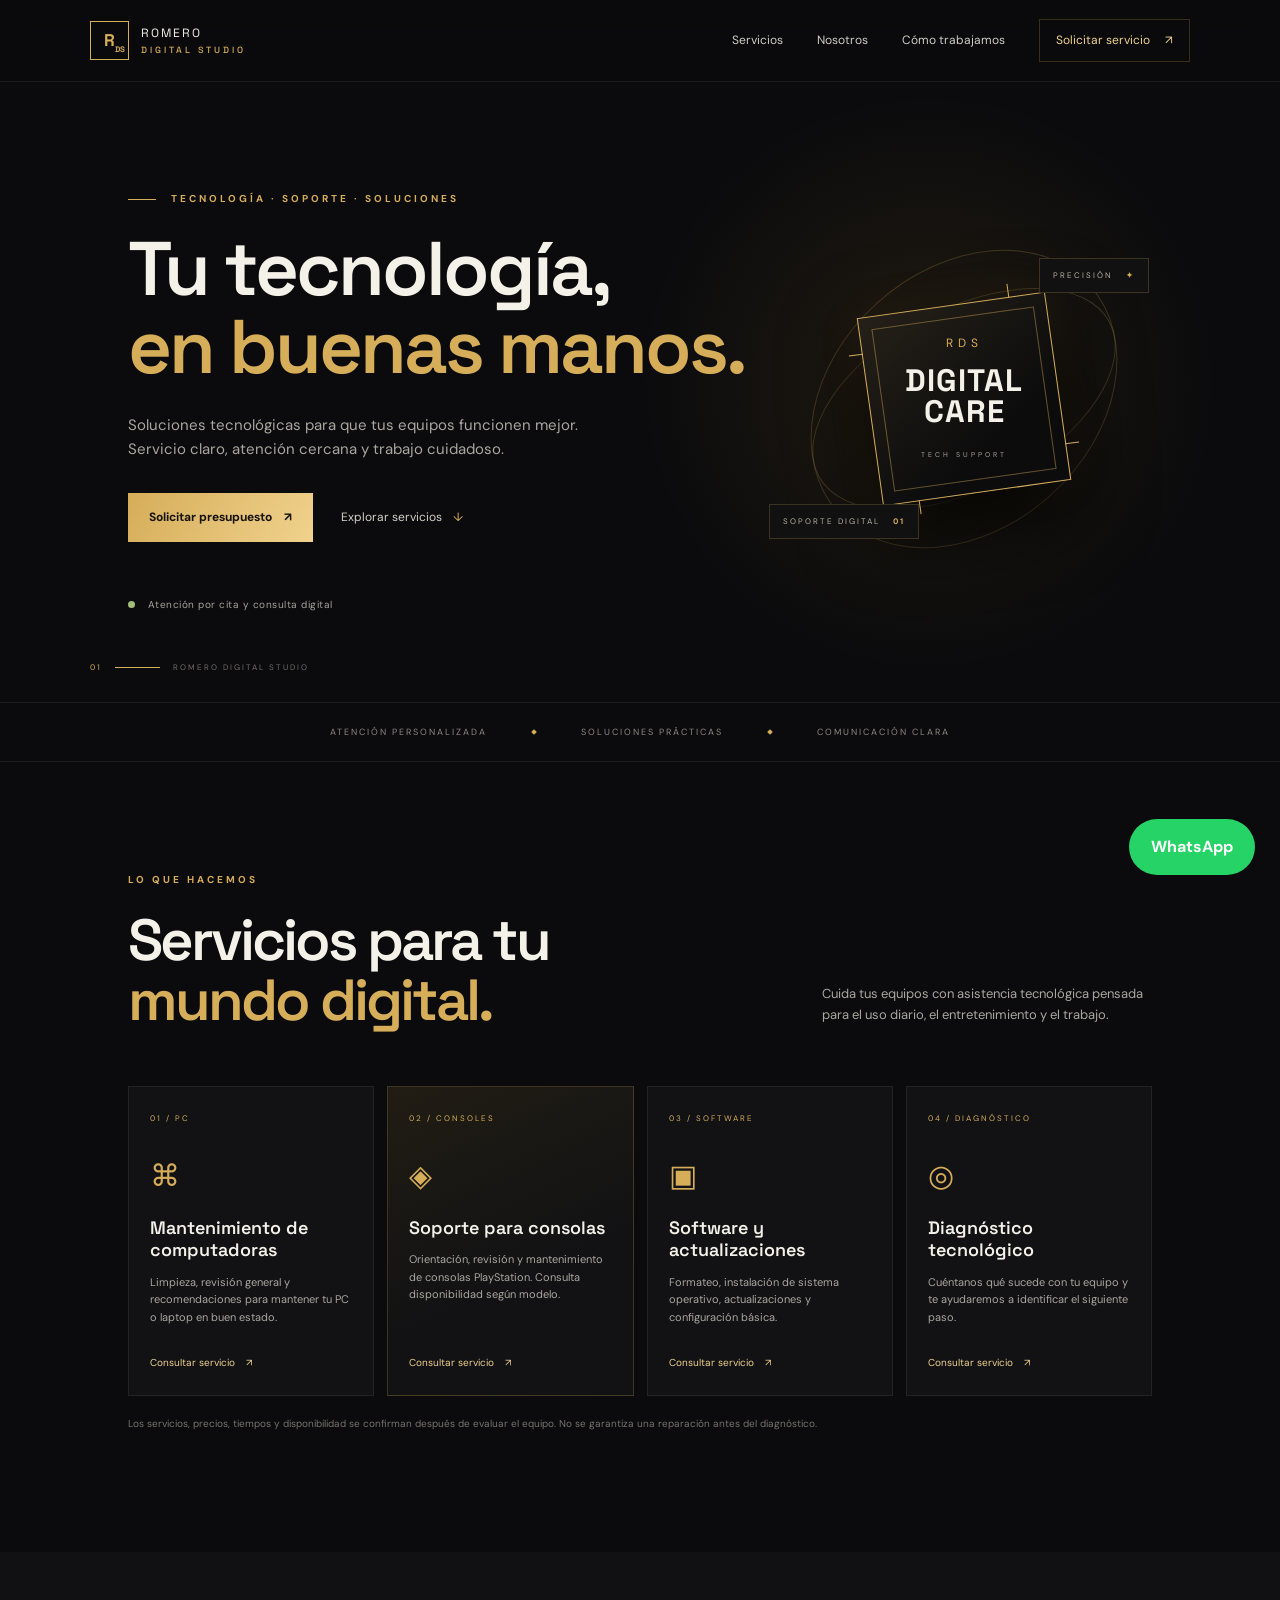
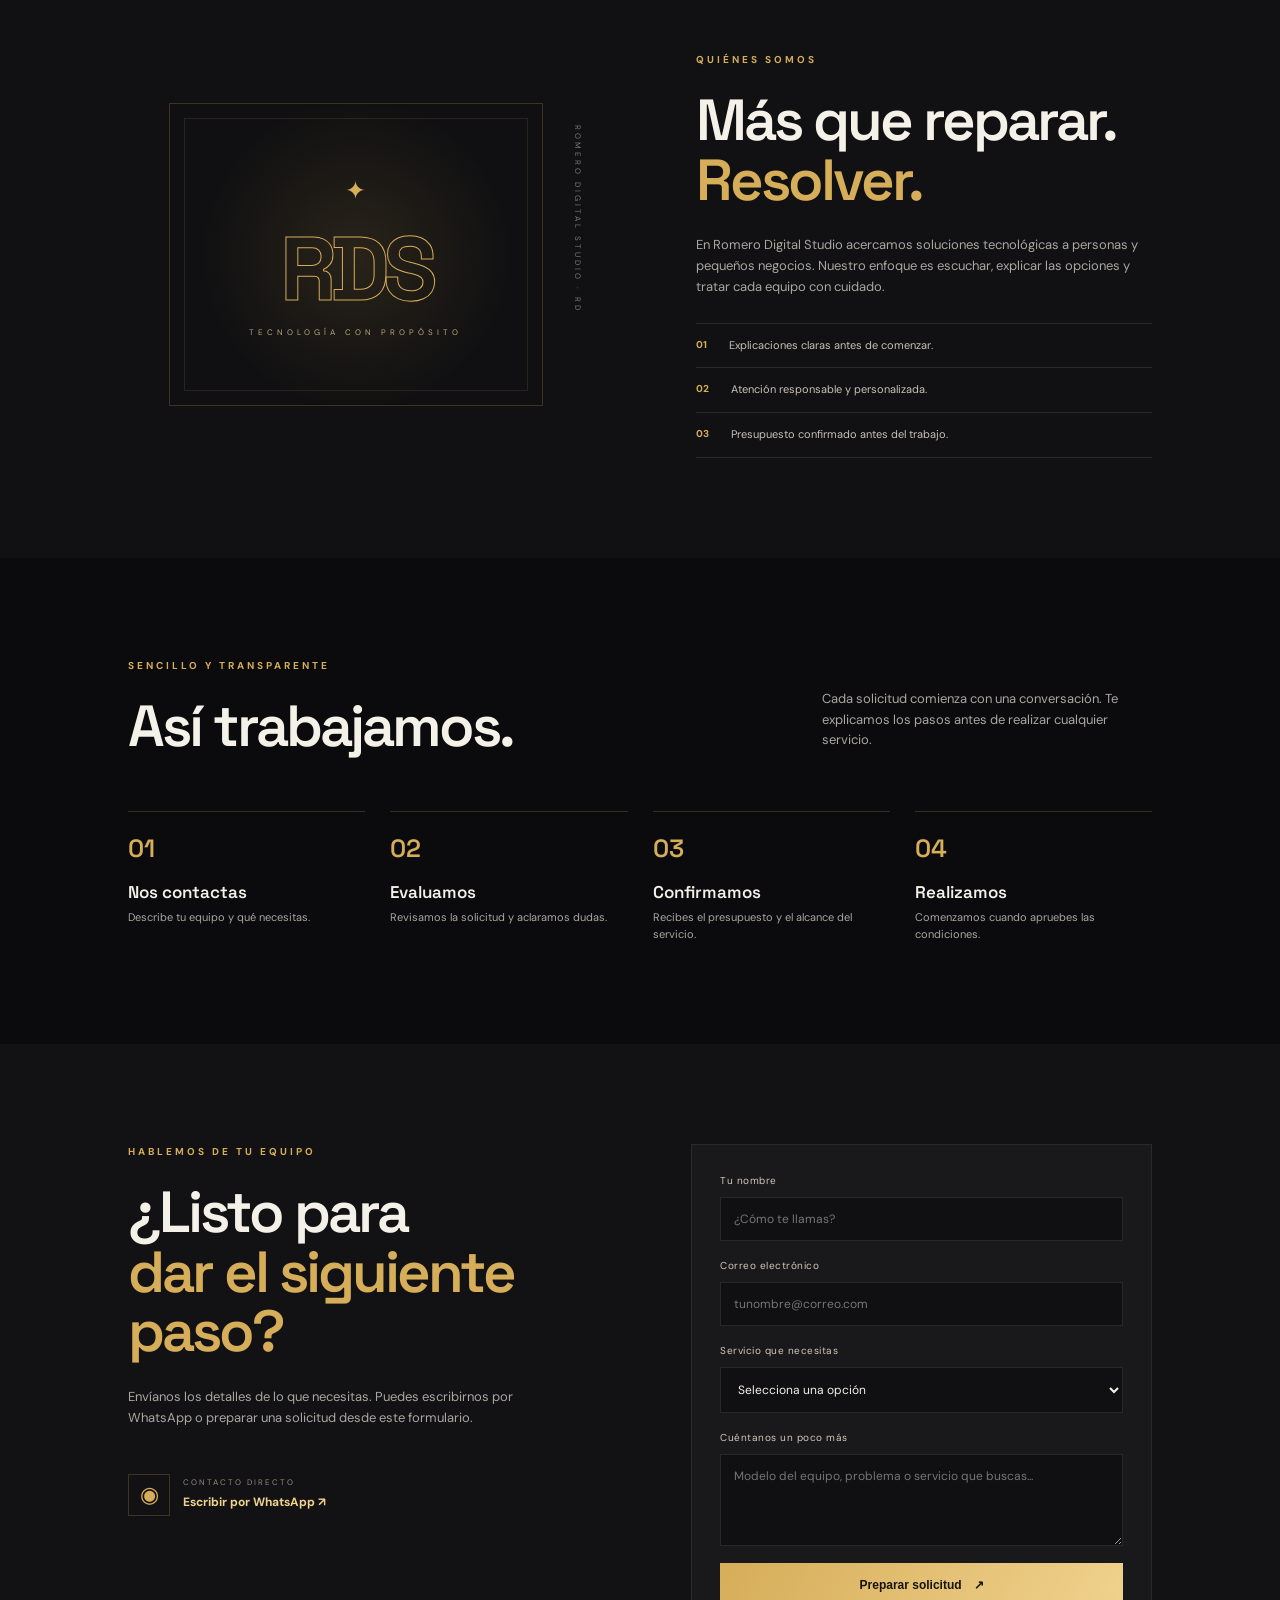
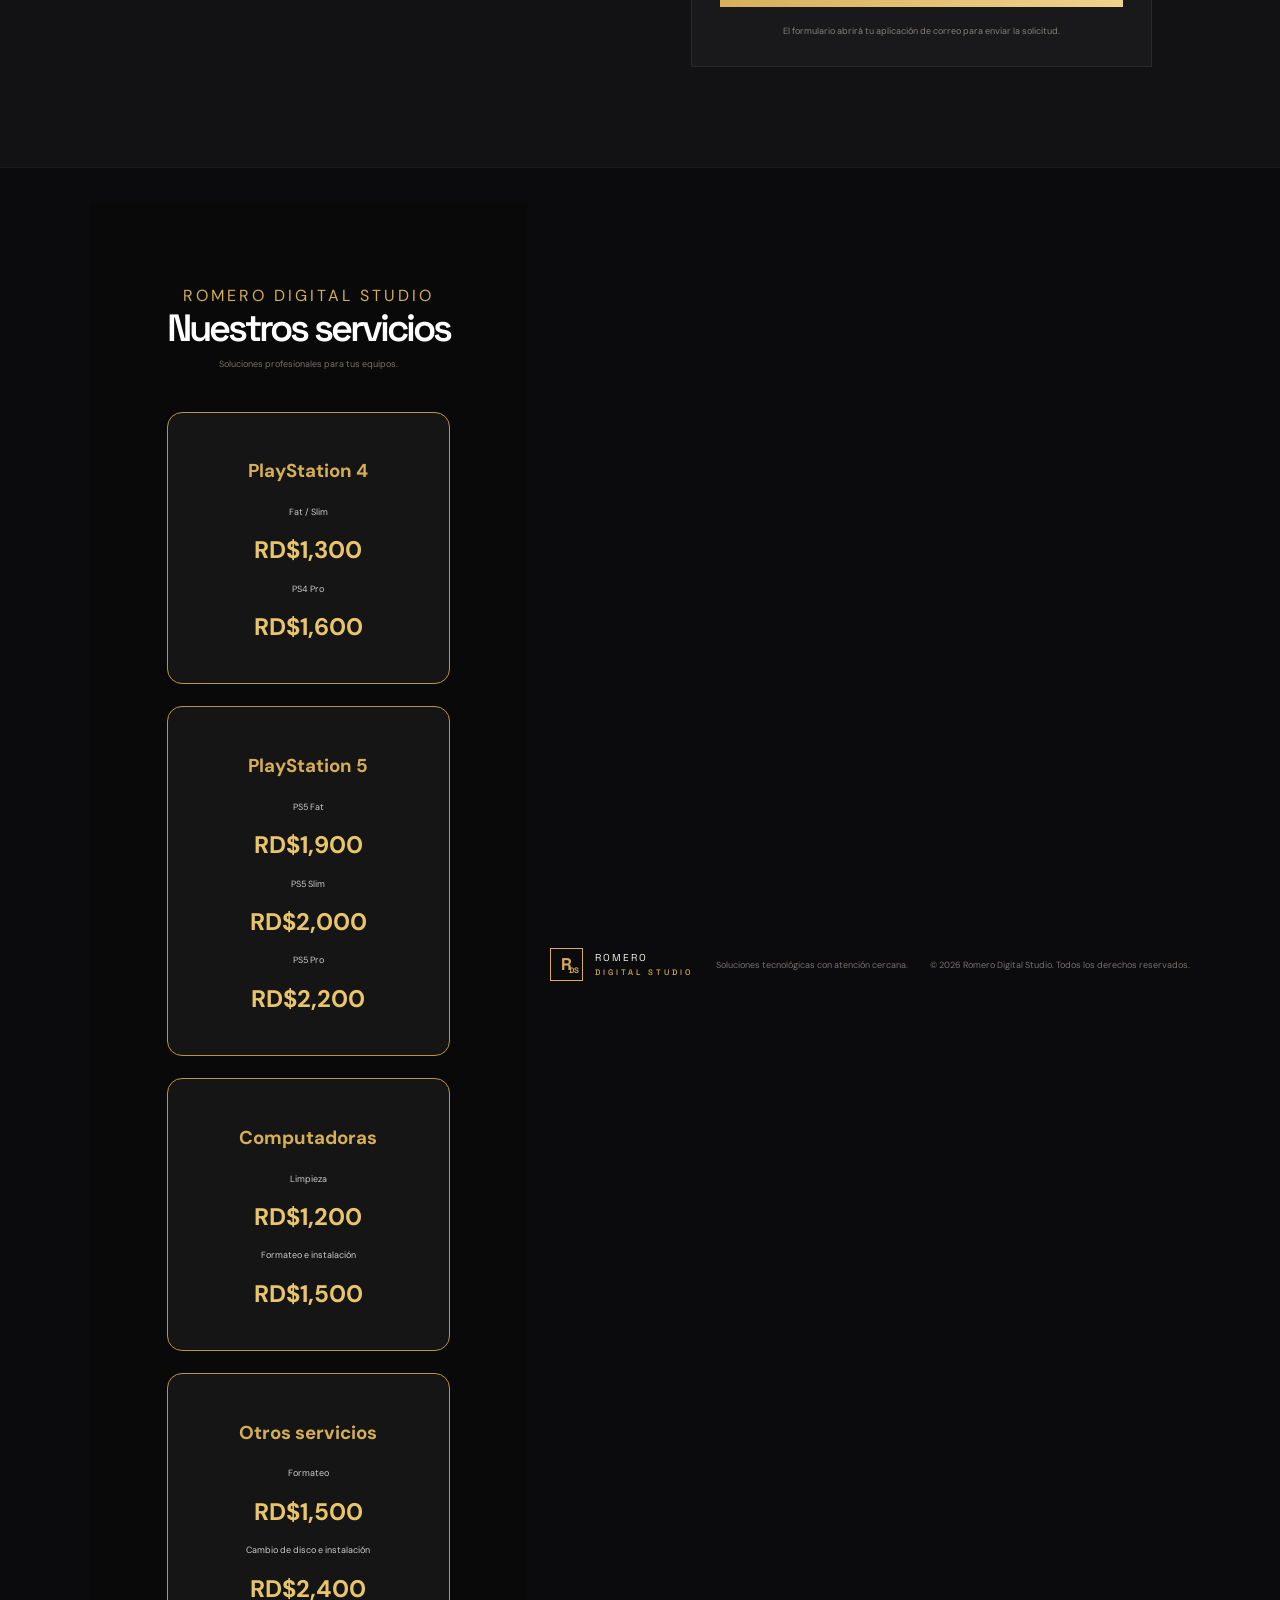
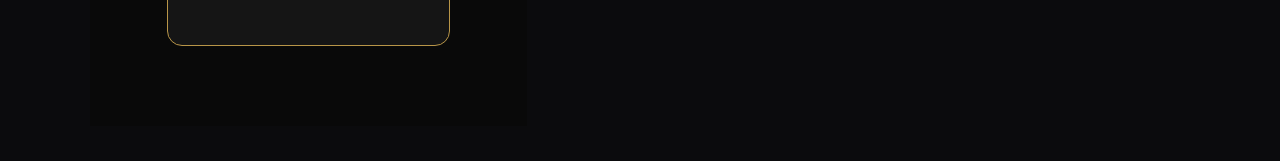
<file: index.html>
<!DOCTYPE html>
<html lang="es">
<head>
  <meta charset="UTF-8">
  <meta name="viewport" content="width=device-width, initial-scale=1.0">
  <meta name="description" content="Romero Digital Studio: mantenimiento, diagnóstico y soporte tecnológico para computadoras y consolas.">
  <meta name="theme-color" content="#0b0b0d">
  <title>Romero Digital Studio | Soluciones tecnológicas</title>
  <link rel="preconnect" href="https://fonts.googleapis.com">
  <link rel="preconnect" href="https://fonts.gstatic.com" crossorigin>
  <link href="https://fonts.googleapis.com/css2?family=DM+Sans:wght@400;500;600;700&family=Space+Grotesk:wght@500;600;700&display=swap" rel="stylesheet">
  <link rel="stylesheet" href="styles.css">
</head>
<body> <a href="https://wa.me/18495661649?text=Hola%2C%20quiero%20solicitar%20informaci%C3%B3n%20sobre%20sus%20servicios."
   target="_blank"
   rel="noopener"
   style="position:fixed;bottom:25px;right:25px;
   background:#25D366;color:white;padding:15px 22px;
   border-radius:50px;text-decoration:none;
   font-weight:bold;z-index:9999;">
   WhatsApp
</a>
  <header class="site-header">
    <a class="brand" href="#inicio" aria-label="Romero Digital Studio, inicio">
      <span class="brand-mark">R<span>DS</span></span>
      <span class="brand-name">ROMERO <b>DIGITAL STUDIO</b></span>
    </a>
    <button class="menu-toggle" id="menuToggle" aria-label="Abrir menú" aria-expanded="false">☰</button>
    <nav id="mainNav">
      <a href="#servicios">Servicios</a>
      <a href="#nosotros">Nosotros</a>
      <a href="#proceso">Cómo trabajamos</a>
      <a class="nav-cta" href="#contacto">Solicitar servicio <span>↗</span></a>
    </nav>
  </header>

  <main>
    <section class="hero" id="inicio">
      <div class="hero-glow"></div>
      <div class="hero-content">
        <p class="eyebrow"><span class="eyebrow-line"></span> TECNOLOGÍA · SOPORTE · SOLUCIONES</p>
        <h1>Tu tecnología,<br><em>en buenas manos.</em></h1>
        <p class="hero-copy">Soluciones tecnológicas para que tus equipos funcionen mejor. Servicio claro, atención cercana y trabajo cuidadoso.</p>
        <div class="hero-actions">
          <a class="button button-gold" href="#contacto">Solicitar presupuesto <span>↗</span></a>
          <a class="text-link" href="#servicios">Explorar servicios <span>↓</span></a>
        </div>
        <div class="hero-note"><span class="status-dot"></span> Atención por cita y consulta digital</div>
      </div>
      <div class="hero-art" aria-label="Ilustración decorativa tecnológica">
        <div class="orbit orbit-one"></div><div class="orbit orbit-two"></div>
        <div class="chip">
          <div class="chip-inner">
            <span class="chip-label">RDS</span>
            <span class="chip-title">DIGITAL<br>CARE</span>
            <span class="chip-sub">TECH SUPPORT</span>
          </div>
          <span class="chip-pin pin-a"></span><span class="chip-pin pin-b"></span>
          <span class="chip-pin pin-c"></span><span class="chip-pin pin-d"></span>
        </div>
        <span class="float-tag tag-top">PRECISIÓN <b>✦</b></span>
        <span class="float-tag tag-bottom">SOPORTE DIGITAL <b>01</b></span>
      </div>
      <div class="hero-index"><span>01</span><span class="index-line"></span><span>ROMERO DIGITAL STUDIO</span></div>
    </section>

    <section class="trust-strip">
      <span>ATENCIÓN PERSONALIZADA</span><i></i><span>SOLUCIONES PRÁCTICAS</span><i></i><span>COMUNICACIÓN CLARA</span>
    </section>

    <section class="section services-section" id="servicios">
      <div class="section-heading">
        <div><p class="eyebrow">LO QUE HACEMOS</p><h2>Servicios para tu<br><em>mundo digital.</em></h2></div>
        <p class="section-intro">Cuida tus equipos con asistencia tecnológica pensada para el uso diario, el entretenimiento y el trabajo.</p>
      </div>
      <div class="service-grid">
        <article class="service-card">
          <span class="service-number">01 / PC</span><div class="service-icon">⌘</div>
          <h3>Mantenimiento de computadoras</h3><p>Limpieza, revisión general y recomendaciones para mantener tu PC o laptop en buen estado.</p>
          <a href="#contacto" class="card-link">Consultar servicio <span>↗</span></a>
        </article>
        <article class="service-card featured">
          <span class="service-number">02 / CONSOLES</span><div class="service-icon">◈</div>
          <h3>Soporte para consolas</h3><p>Orientación, revisión y mantenimiento de consolas PlayStation. Consulta disponibilidad según modelo.</p>
          <a href="#contacto" class="card-link">Consultar servicio <span>↗</span></a>
        </article>
        <article class="service-card">
          <span class="service-number">03 / SOFTWARE</span><div class="service-icon">▣</div>
          <h3>Software y actualizaciones</h3><p>Formateo, instalación de sistema operativo, actualizaciones y configuración básica.</p>
          <a href="#contacto" class="card-link">Consultar servicio <span>↗</span></a>
        </article>
        <article class="service-card">
          <span class="service-number">04 / DIAGNÓSTICO</span><div class="service-icon">◎</div>
          <h3>Diagnóstico tecnológico</h3><p>Cuéntanos qué sucede con tu equipo y te ayudaremos a identificar el siguiente paso.</p>
          <a href="#contacto" class="card-link">Consultar servicio <span>↗</span></a>
        </article>
      </div>
      <p class="fine-print">Los servicios, precios, tiempos y disponibilidad se confirman después de evaluar el equipo. No se garantiza una reparación antes del diagnóstico.</p>
    </section>

    <section class="about-section" id="nosotros">
      <div class="about-visual"><div class="about-frame"><span class="frame-cross">✦</span><span class="frame-big">RDS</span><span class="frame-caption">TECNOLOGÍA CON PROPÓSITO</span></div><span class="about-side">ROMERO DIGITAL STUDIO · RD</span></div>
      <div class="about-copy"><p class="eyebrow">QUIÉNES SOMOS</p><h2>Más que reparar.<br><em>Resolver.</em></h2><p>En Romero Digital Studio acercamos soluciones tecnológicas a personas y pequeños negocios. Nuestro enfoque es escuchar, explicar las opciones y tratar cada equipo con cuidado.</p><div class="value-list"><div><b>01</b><span>Explicaciones claras antes de comenzar.</span></div><div><b>02</b><span>Atención responsable y personalizada.</span></div><div><b>03</b><span>Presupuesto confirmado antes del trabajo.</span></div></div></div>
    </section>

    <section class="section process-section" id="proceso">
      <div class="section-heading"><div><p class="eyebrow">SENCILLO Y TRANSPARENTE</p><h2>Así trabajamos.</h2></div><p class="section-intro">Cada solicitud comienza con una conversación. Te explicamos los pasos antes de realizar cualquier servicio.</p></div>
      <div class="process-grid"><div><span>01</span><h3>Nos contactas</h3><p>Describe tu equipo y qué necesitas.</p></div><div><span>02</span><h3>Evaluamos</h3><p>Revisamos la solicitud y aclaramos dudas.</p></div><div><span>03</span><h3>Confirmamos</h3><p>Recibes el presupuesto y el alcance del servicio.</p></div><div><span>04</span><h3>Realizamos</h3><p>Comenzamos cuando apruebes las condiciones.</p></div></div>
    </section>

    <section class="contact-section" id="contacto">
      <div class="contact-copy"><p class="eyebrow">HABLEMOS DE TU EQUIPO</p><h2>¿Listo para<br><em>dar el siguiente paso?</em></h2><p>Envíanos los detalles de lo que necesitas. Puedes escribirnos por WhatsApp o preparar una solicitud desde este formulario.</p>
        <a class="contact-direct" id="directWhatsapp" href="#" target="_blank" rel="noopener"><span class="wa-icon">◉</span><span><small>CONTACTO DIRECTO</small><b>Escribir por WhatsApp ↗</b></span></a>
      </div>
      <form class="contact-form" id="contactForm">
        <label>Tu nombre<input name="name" required placeholder="¿Cómo te llamas?"></label>
        <label>Correo electrónico<input name="email" type="email" required placeholder="tunombre@correo.com"></label>
        <label>Servicio que necesitas<select name="service" required><option value="">Selecciona una opción</option><option>Mantenimiento de computadora</option><option>Soporte para consola</option><option>Formateo e instalación de sistema</option><option>Actualización de software</option><option>Diagnóstico</option><option>Otro</option></select></label>
        <label>Cuéntanos un poco más<textarea name="message" rows="4" required placeholder="Modelo del equipo, problema o servicio que buscas..."></textarea></label>
        <button class="button button-gold form-button" type="submit">Preparar solicitud <span>↗</span></button>
        <p class="form-hint" id="formHint">El formulario abrirá tu aplicación de correo para enviar la solicitud.</p>
      </form>
    </section>
  </main>

  <footer> <section id="precios" class="services-prices">
  <div class="prices-heading">
    <span>ROMERO DIGITAL STUDIO</span>
    <h2>Nuestros servicios</h2>
    <p>Soluciones profesionales para tus equipos.</p>
  </div>

  <div class="prices-grid">

    <article class="price-card">
      <h3>PlayStation 4</h3>
      <p>Fat / Slim</p>
      <strong>RD$1,300</strong>
      <p>PS4 Pro</p>
      <strong>RD$1,600</strong>
    </article>

    <article class="price-card">
      <h3>PlayStation 5</h3>
      <p>PS5 Fat</p>
      <strong>RD$1,900</strong>
      <p>PS5 Slim</p>
      <strong>RD$2,000</strong>
      <p>PS5 Pro</p>
      <strong>RD$2,200</strong>
    </article>

    <article class="price-card">
      <h3>Computadoras</h3>
      <p>Limpieza</p>
      <strong>RD$1,200</strong>
      <p>Formateo e instalación</p>
      <strong>RD$1,500</strong>
    </article>

    <article class="price-card">
      <h3>Otros servicios</h3>
      <p>Formateo</p>
      <strong>RD$1,500</strong>
      <p>Cambio de disco e instalación</p>
      <strong>RD$2,400</strong>
    </article>

  </div>
</section>

<style>
.services-prices {
  background: #090909;
  color: white;
  padding: 80px 7%;
  text-align: center;
}

.prices-heading span {
  color: #d6ae54;
  letter-spacing: 3px;
}

.prices-heading h2 {
  font-size: 38px;
}

.prices-grid {
  display: grid;
  grid-template-columns:
  repeat(auto-fit,minmax(220px,1fr));
  gap: 22px;
  margin-top: 40px;
}

.price-card {
  background: #151515;
  border: 1px solid #b89548;
  border-radius: 15px;
  padding: 25px;
}

.price-card h3 {
  color: #d6ae54;
}

.price-card strong {
  display: block;
  color: #e8c46a;
  font-size: 24px;
  margin: 12px 0;
}

.price-card p {
  color: #ccc;
}
</style>
    <a class="brand footer-brand" href="#inicio"><span class="brand-mark">R<span>DS</span></span><span class="brand-name">ROMERO <b>DIGITAL STUDIO</b></span></a><p>Soluciones tecnológicas con atención cercana.</p><span class="copyright">© <span id="year"></span> Romero Digital Studio. Todos los derechos reservados.</span></footer>
  <script src="config.js"></script>
  <script src="script.js"></script>
</body>
</html>
</file>
<file: styles.css>
:root{--bg:#0b0b0d;--panel:#121214;--panel2:#171719;--gold:#d6ad59;--gold2:#f0d28d;--text:#f4f1e9;--muted:#aaa7a0;--line:rgba(214,173,89,.22);--font:'DM Sans',sans-serif;--display:'Space Grotesk',sans-serif}
*{box-sizing:border-box}html{scroll-behavior:smooth}body{margin:0;background:var(--bg);color:var(--text);font-family:var(--font);line-height:1.6}a{color:inherit;text-decoration:none}.site-header{height:82px;padding:0 7%;display:flex;align-items:center;justify-content:space-between;border-bottom:1px solid rgba(255,255,255,.07);position:sticky;top:0;background:rgba(11,11,13,.92);backdrop-filter:blur(16px);z-index:10}.brand{display:flex;align-items:center;gap:12px}.brand-mark{width:39px;height:39px;border:1px solid var(--gold);display:grid;place-items:center;color:var(--gold);font-family:var(--display);font-weight:700;font-size:17px;position:relative}.brand-mark span{font-size:8px;position:absolute;right:3px;bottom:3px}.brand-name{font-family:var(--display);font-size:12px;letter-spacing:2px}.brand-name b{display:block;color:var(--gold);font-size:9px;letter-spacing:3px;font-weight:500}nav{display:flex;align-items:center;gap:34px;font-size:12px;color:#d0cdc6}nav a:hover,.text-link:hover{color:var(--gold2)}.nav-cta{border:1px solid var(--line);padding:11px 16px;color:var(--gold2)}.nav-cta span,.button span{margin-left:12px}.menu-toggle{display:none;background:none;border:0;color:var(--gold);font-size:24px}.hero{min-height:620px;padding:100px 10% 80px;display:flex;align-items:center;position:relative;overflow:hidden}.hero-glow{position:absolute;width:600px;height:600px;border-radius:50%;background:radial-gradient(circle,rgba(190,139,46,.13),transparent 68%);right:4%;top:0;pointer-events:none}.hero-content{max-width:620px;position:relative;z-index:1}.eyebrow{font-size:10px;letter-spacing:3px;color:var(--gold);font-weight:700;margin:0 0 23px}.eyebrow-line{display:inline-block;width:28px;height:1px;background:var(--gold);vertical-align:middle;margin-right:10px}.hero h1,h2{font-family:var(--display);font-size:clamp(42px,6vw,76px);line-height:1.03;letter-spacing:-3px;margin:0;font-weight:600}.hero h1 em,h2 em{font-style:normal;color:var(--gold)}.hero-copy{max-width:470px;color:var(--muted);font-size:15px;margin:27px 0 32px}.hero-actions{display:flex;align-items:center;gap:28px}.button{display:inline-flex;align-items:center;justify-content:center;padding:15px 21px;font-weight:700;font-size:12px;border:0;cursor:pointer}.button-gold{background:linear-gradient(120deg,var(--gold),var(--gold2));color:#17130b}.button-gold:hover{filter:brightness(1.08);transform:translateY(-1px)}.text-link{font-size:12px;color:#d4d0c7}.text-link span{color:var(--gold);margin-left:8px}.hero-note{font-size:10px;color:#a8a49b;margin-top:55px;letter-spacing:.5px}.status-dot{display:inline-block;width:7px;height:7px;border-radius:50%;background:#a4bd7b;margin-right:9px}.hero-art{position:absolute;right:11%;top:50%;transform:translateY(-48%);width:350px;height:350px;display:grid;place-items:center}.orbit{position:absolute;border:1px solid rgba(214,173,89,.23);border-radius:50%;transform:rotate(-28deg)}.orbit-one{width:330px;height:180px}.orbit-two{width:260px;height:340px;transform:rotate(48deg)}.chip{width:190px;height:190px;border:1px solid var(--gold);background:linear-gradient(145deg,#252018,#0c0c0d 70%);transform:rotate(-8deg);box-shadow:0 25px 80px #000,0 0 45px rgba(214,173,89,.1);position:relative;display:grid;place-items:center}.chip:before,.chip:after{content:"";position:absolute;inset:12px;border:1px solid rgba(214,173,89,.25)}.chip-inner{text-align:center;transform:rotate(8deg)}.chip-label{display:block;font-size:12px;letter-spacing:5px;color:var(--gold)}.chip-title{display:block;font:700 31px/1 var(--display);letter-spacing:1px;margin:12px 0}.chip-sub{font-size:7px;letter-spacing:3px;color:#a9a39a}.chip-pin{position:absolute;background:var(--gold);width:14px;height:1px}.pin-a{top:35px;left:-14px}.pin-b{bottom:35px;right:-14px}.pin-c{right:35px;top:-14px;width:1px;height:14px}.pin-d{left:35px;bottom:-14px;width:1px;height:14px}.float-tag{position:absolute;font-size:8px;letter-spacing:2px;color:#b8b1a2;border:1px solid var(--line);padding:10px 13px;background:#111}.float-tag b{color:var(--gold);margin-left:9px}.tag-top{top:34px;right:-10px}.tag-bottom{bottom:35px;left:-20px}.hero-index{position:absolute;bottom:28px;left:7%;display:flex;align-items:center;gap:13px;font-size:8px;letter-spacing:2px;color:#716e67}.hero-index span:first-child{color:var(--gold)}.index-line{height:1px;width:45px;background:var(--gold)}.trust-strip{border-block:1px solid rgba(255,255,255,.07);padding:22px 8%;display:flex;justify-content:center;align-items:center;gap:45px;color:#8e8a82;font-size:9px;letter-spacing:2px;flex-wrap:wrap}.trust-strip i{width:4px;height:4px;background:var(--gold);transform:rotate(45deg)}.section{padding:110px 10%}.section-heading{display:flex;align-items:end;justify-content:space-between;gap:40px;margin-bottom:55px}.section-heading h2,.about-copy h2,.contact-copy h2{font-size:clamp(38px,5vw,58px)}.section-intro{max-width:330px;color:var(--muted);font-size:13px;margin:0 0 5px}.service-grid{display:grid;grid-template-columns:repeat(4,1fr);gap:13px}.service-card{background:var(--panel);border:1px solid rgba(255,255,255,.07);padding:25px 21px 24px;min-height:310px;display:flex;flex-direction:column;transition:.25s}.service-card:hover{border-color:var(--line);transform:translateY(-5px)}.service-card.featured{background:linear-gradient(155deg,#211d14,#121214 60%);border-color:var(--line)}.service-number{font-size:8px;letter-spacing:2px;color:var(--gold)}.service-icon{font-size:30px;color:var(--gold);margin:27px 0 17px}.service-card h3{font:600 18px/1.25 var(--display);margin:0 0 12px}.service-card p{font-size:11px;color:var(--muted);margin:0 0 24px}.card-link{font-size:10px;color:var(--gold2);margin-top:auto}.card-link span{margin-left:8px}.fine-print{color:#77736c;font-size:10px;margin-top:20px}.about-section{background:#111113;padding:100px 10%;display:grid;grid-template-columns:1fr 1fr;gap:11%;align-items:center}.about-visual{height:370px;position:relative;display:grid;place-items:center}.about-frame{width:82%;height:82%;border:1px solid var(--line);background:radial-gradient(circle at 50% 50%,#292319,#101012 65%);display:flex;flex-direction:column;align-items:center;justify-content:center;position:relative}.about-frame:before{content:"";position:absolute;inset:14px;border:1px solid rgba(214,173,89,.12)}.frame-cross{color:var(--gold);font-size:25px}.frame-big{font:700 90px var(--display);color:transparent;-webkit-text-stroke:1px var(--gold);letter-spacing:-7px}.frame-caption{font-size:8px;letter-spacing:4px;color:#b8a77e}.about-side{position:absolute;right:0;top:15%;writing-mode:vertical-rl;font-size:8px;letter-spacing:3px;color:#777}.about-copy>p:not(.eyebrow){font-size:13px;color:var(--muted);margin:25px 0}.value-list{border-top:1px solid rgba(255,255,255,.1)}.value-list div{display:flex;gap:22px;padding:13px 0;border-bottom:1px solid rgba(255,255,255,.1);font-size:11px;color:#c7c2b8}.value-list b{color:var(--gold);font-size:10px}.process-section{padding-top:100px;padding-bottom:100px}.process-grid{display:grid;grid-template-columns:repeat(4,1fr);gap:25px}.process-grid>div{border-top:1px solid var(--line);padding-top:20px}.process-grid span{font:600 25px var(--display);color:var(--gold)}.process-grid h3{font:600 17px var(--display);margin:16px 0 6px}.process-grid p{font-size:11px;color:var(--muted);margin:0}.contact-section{background:#121214;padding:100px 10%;display:grid;grid-template-columns:1fr 1fr;gap:10%;align-items:start}.contact-copy>p:not(.eyebrow){font-size:13px;color:var(--muted);max-width:390px;margin:25px 0}.contact-direct{display:inline-flex;align-items:center;gap:13px;margin-top:20px}.wa-icon{width:42px;height:42px;border:1px solid var(--line);display:grid;place-items:center;color:var(--gold);font-size:22px}.contact-direct small{display:block;font-size:8px;letter-spacing:2px;color:#928b7c}.contact-direct b{font-size:12px;color:var(--gold2)}.contact-form{background:#19191b;border:1px solid rgba(255,255,255,.07);padding:28px;display:grid;gap:17px}.contact-form label{font-size:10px;color:#d0c9ba;letter-spacing:.5px}.contact-form input,.contact-form select,.contact-form textarea{display:block;width:100%;margin-top:8px;background:#101012;border:1px solid rgba(255,255,255,.1);padding:13px;color:var(--text);font:12px var(--font);outline:none;border-radius:0}.contact-form input:focus,.contact-form select:focus,.contact-form textarea:focus{border-color:var(--gold)}.contact-form textarea{resize:vertical}.form-button{width:100%}.form-hint{font-size:9px;color:#858078;margin:0;text-align:center}footer{padding:35px 7%;display:flex;align-items:center;justify-content:space-between;gap:20px;flex-wrap:wrap;border-top:1px solid rgba(255,255,255,.07)}footer p,.copyright{font-size:9px;color:#77736c}.footer-brand .brand-mark{width:33px;height:33px}.footer-brand .brand-name{font-size:10px}.footer-brand .brand-name b{font-size:8px}
@media(max-width:950px){.hero-art{right:2%;opacity:.45}.hero-content{max-width:580px}.service-grid{grid-template-columns:repeat(2,1fr)}.about-section{gap:6%}.trust-strip{gap:20px}}
@media(max-width:700px){.site-header{height:70px;padding:0 5%}.menu-toggle{display:block}nav{display:none;position:absolute;top:70px;left:0;right:0;background:#101012;padding:22px 6%;flex-direction:column;align-items:stretch;gap:20px;border-bottom:1px solid var(--line)}nav.open{display:flex}.nav-cta{text-align:center}.hero{padding:90px 7% 100px;min-height:600px}.hero-art{right:-110px;top:58%;opacity:.2;transform:translateY(-50%) scale(.8)}.hero-content{z-index:2}.hero h1{font-size:52px}.hero-copy{font-size:13px}.hero-actions{align-items:flex-start;flex-direction:column;gap:18px}.hero-note{margin-top:35px}.trust-strip{font-size:8px;padding:18px 5%;gap:12px}.trust-strip i{display:none}.section,.about-section,.contact-section{padding:75px 7%}.section-heading{display:block;margin-bottom:35px}.section-intro{margin-top:20px}.service-grid{grid-template-columns:1fr}.service-card{min-height:260px}.about-section{grid-template-columns:1fr;gap:35px}.about-visual{height:280px}.frame-big{font-size:75px}.process-grid{grid-template-columns:repeat(2,1fr);row-gap:35px}.contact-section{grid-template-columns:1fr;gap:35px}.contact-form{padding:20px}footer{padding:28px 7%;flex-direction:column;align-items:flex-start;gap:10px}.hero-index{left:7%}}
@media(prefers-reduced-motion:reduce){html{scroll-behavior:auto}*,*:before,*:after{transition:none!important}}
</file>
